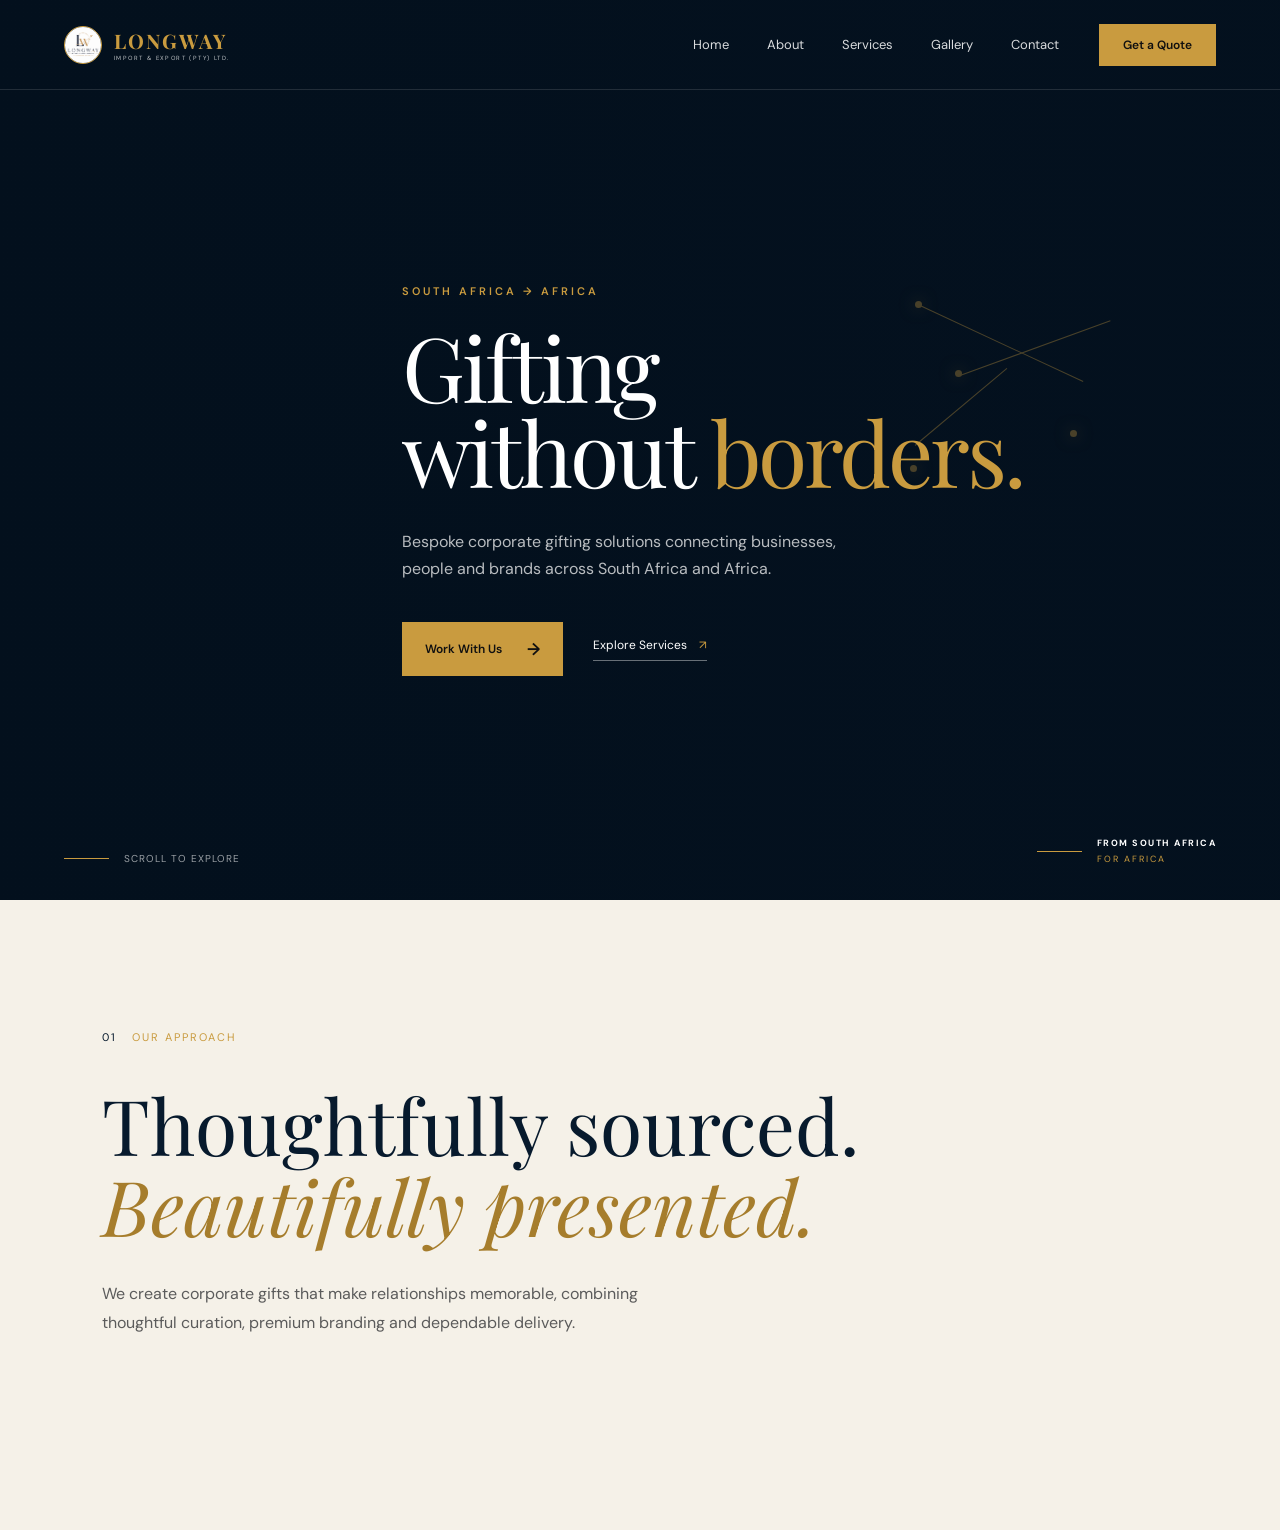
<file: index.html>
<!DOCTYPE html>
<html lang="en">
<head>
    <meta charset="UTF-8">
    <meta name="viewport" content="width=device-width, initial-scale=1.0">

    <title>Longway Import & Export</title>

    <link rel="preconnect" href="https://fonts.googleapis.com">
    <link rel="preconnect" href="https://fonts.gstatic.com" crossorigin>

    <link
        href="https://fonts.googleapis.com/css2?family=DM+Sans:wght@400;500;600&family=Playfair+Display:wght@400;500;600&display=swap"
        rel="stylesheet"
    >

    <link rel="stylesheet" href="style.css">
</head>

<body>

  <header class="navbar">

    <a href="index.html" class="logo">

        <div class="logo-mark">
            <img src="images/logo.png" alt="Longway Import & Export Logo Mark">
            
        </div>

        <div class="logo-text">
            <strong>LONGWAY</strong>
            <small>IMPORT & EXPORT (PTY) LTD.</small>
        </div>

    </a>


    <nav class="nav-links" id="navLinks">

        <a href="index.html">Home</a>

        <a href="about.html">About</a>

        <a href="services.html">Services</a>

        <a href="gallery.html">Gallery</a>

        <a href="contact.html">Contact</a>

        <a href="contact.html" class="mobile-quote">
            Get a Quote
            <span>→</span>
        </a>

    </nav>


    <a href="contact.html" class="quote-btn">
        Get a Quote
    </a>


    <button
        class="menu-btn"
        id="menuBtn"
        aria-label="Toggle navigation"
        aria-expanded="false"
    >
        <span></span>
        <span></span>
        <span></span>
    </button>

</header>


    <main>

        <section class="hero">

            <!-- Background image -->
            <video
                class="hero-video"
                autoplay
                muted
                loop
                playsinline
            >
                <source src="videos/longway-hero.mp4" type="video/mp4">
            </video>

            <!-- Dark overlay -->
            <div class="hero-overlay"></div>

            <!-- Decorative Africa network -->
            <div class="africa-network">

                <div class="network-line line-one"></div>
                <div class="network-line line-two"></div>
                <div class="network-line line-three"></div>

                <span class="network-dot dot-one"></span>
                <span class="network-dot dot-two"></span>
                <span class="network-dot dot-three"></span>
                <span class="network-dot dot-four"></span>

            </div>


            <div class="hero-content">

                <p class="eyebrow">
                    SOUTH AFRICA → AFRICA
                </p>

                <h1>
                    Gifting
                    <br>
                    without
                    <span>borders.</span>
                </h1>

                <p class="hero-description">
                    Bespoke corporate gifting solutions connecting
                    businesses, people and brands across South Africa
                    and Africa.
                </p>

                <div class="hero-actions">

                    <a href="#contact" class="primary-btn">
                        Work With Us
                        <span>→</span>
                    </a>

                    <a href="#services" class="secondary-btn">
                        Explore Services
                        <span>↗</span>
                    </a>

                </div>

            </div>


            <div class="hero-bottom">

                <div class="scroll-indicator">
                    <span class="scroll-line"></span>
                    <span>Scroll to explore</span>
                </div>

                <div class="hero-location">
                    <span class="location-line"></span>

                    <div>
                        <strong>FROM SOUTH AFRICA</strong>
                        <small>FOR AFRICA</small>
                    </div>
                </div>

            </div>

        </section>


        <section class="intro" id="services">

            <div class="section-label">
                <span>01</span>
                OUR APPROACH
            </div>

            <h2>
                Thoughtfully sourced.
                <br>
                <em>Beautifully presented.</em>
            </h2>

            <p>
                We create corporate gifts that make relationships
                memorable, combining thoughtful curation, premium
                branding and dependable delivery.
            </p>

        </section>

    </main>


    <script src="script.js"></script>

</body>
</html>
</file>
<file: style.css>
:root {
    --navy: #071a2d;
    --dark-navy: #04111f;
    --gold: #c99b3f;
    --light-gold: #e2bd68;
    --white: #ffffff;
    --muted-white: rgba(255, 255, 255, 0.72);
    --border: rgba(255, 255, 255, 0.18);
}

* {
    margin: 0;
    padding: 0;
    box-sizing: border-box;
}

html {
    scroll-behavior: smooth;
}

body {
    background: var(--dark-navy);
    color: var(--white);
    font-family: "DM Sans", sans-serif;
}

a {
    color: inherit;
    text-decoration: none;
}


/* =========================
   NAVIGATION
========================= */

.navbar {
    position: absolute;
    top: 0;
    left: 0;

    width: 100%;
    height: 90px;

    padding: 0 5vw;

    display: flex;
    align-items: center;
    justify-content: space-between;

    z-index: 10;

    border-bottom: 1px solid rgba(255, 255, 255, 0.12);
}


/* Logo */

.logo {
    display: flex;
    align-items: center;
    gap: 12px;
}

.logo-mark {
    width: 38px;
    height: 38px;

    border: 1px solid var(--gold);
    border-radius: 50%;

    display: grid;
    place-items: center;

    color: var(--gold);
    font-size: 20px;

    overflow: hidden;
}

.logo-mark img {
    width: 100%;
    height: 100%;

    object-fit: cover;
    object-position: center;

    display: block;
}

.logo-text {
    display: flex;
    flex-direction: column;
}

.logo-text strong {
    color: var(--gold);

    font-family: "Playfair Display", serif;
    font-size: 20px;
    letter-spacing: 2px;
}

.logo-text small {
    font-size: 6px;
    letter-spacing: 1.4px;
    color: rgba(255, 255, 255, 0.75);
}


/* Navigation */

.nav-links {
    display: flex;
    align-items: center;
    gap: 38px;

    margin-left: auto;
    margin-right: 40px;
}

.nav-links a {
    position: relative;

    font-size: 13px;
    color: rgba(255, 255, 255, 0.85);

    transition: color 0.3s ease;
}

.nav-links a::after {
    content: "";

    position: absolute;
    left: 0;
    bottom: -7px;

    width: 0;
    height: 1px;

    background: var(--gold);

    transition: width 0.3s ease;
}

.nav-links a:hover {
    color: var(--gold);
}

.nav-links a:hover::after {
    width: 100%;
}


/* Quote button */

.quote-btn {
    padding: 13px 24px;

    background: var(--gold);
    color: #101010;

    font-size: 12px;
    font-weight: 600;

    transition: background 0.3s ease,
                transform 0.3s ease;
}

.quote-btn:hover {
    background: var(--light-gold);
    transform: translateY(-2px);
}


/* Mobile menu */

.menu-btn {
    display: none;

    border: 0;
    background: transparent;

    cursor: pointer;
}

.menu-btn span {
    display: block;

    width: 25px;
    height: 1px;

    margin: 6px 0;

    background: white;
}


/* =========================
   HERO
========================= */

.hero {
    position: relative;

    min-height: 100vh;

    overflow: hidden;

    display: flex;
    align-items: center;
}


/* Background */

.hero-background {
    position: absolute;
    inset: 0;

    background-image: url("images/longway-hero.jpg");
    background-size: cover;
    background-position: center;

    transform: scale(1.05);

    animation: slowZoom 15s ease-in-out infinite alternate;
}

@keyframes slowZoom {
    from {
        transform: scale(1.05);
    }

    to {
        transform: scale(1.12);
    }
}


/* Dark cinematic overlay */

.hero-overlay {
    position: absolute;
    inset: 0;

    background:
        linear-gradient(
            90deg,
            rgba(3, 16, 29, 0.96) 0%,
            rgba(3, 16, 29, 0.80) 38%,
            rgba(3, 16, 29, 0.35) 72%,
            rgba(3, 16, 29, 0.58) 100%
        );

    z-index: 1;
}


/* =========================
   AFRICA NETWORK
========================= */

.africa-network {
    position: absolute;

    right: 7%;
    top: 25%;

    width: 320px;
    height: 320px;

    opacity: 0.35;

    z-index: 2;
}

.network-line {
    position: absolute;

    height: 1px;

    background: var(--gold);

    transform-origin: left center;
}

.line-one {
    width: 180px;

    top: 80px;
    left: 50px;

    transform: rotate(25deg);
}

.line-two {
    width: 160px;

    top: 150px;
    left: 90px;

    transform: rotate(-20deg);
}

.line-three {
    width: 120px;

    top: 220px;
    left: 45px;

    transform: rotate(-40deg);
}

.network-dot {
    position: absolute;

    width: 7px;
    height: 7px;

    border-radius: 50%;

    background: var(--gold);

    box-shadow: 0 0 15px rgba(201, 155, 63, 0.8);

    animation: pulse 3s ease-in-out infinite;
}

.dot-one {
    top: 76px;
    left: 45px;
}

.dot-two {
    top: 145px;
    left: 85px;
    animation-delay: 0.7s;
}

.dot-three {
    top: 205px;
    left: 200px;
    animation-delay: 1.2s;
}

.dot-four {
    top: 240px;
    left: 40px;
    animation-delay: 1.8s;
}

@keyframes pulse {
    0%, 100% {
        transform: scale(1);
        opacity: 0.5;
    }

    50% {
        transform: scale(1.8);
        opacity: 1;
    }
}


/* =========================
   HERO CONTENT
========================= */

.hero-content {
    position: relative;

    z-index: 3;

    width: 100%;
    max-width: 650px;

    margin-left: 8vw;

    padding-top: 60px;
}

.eyebrow {
    margin-bottom: 25px;

    color: var(--gold);

    font-size: 11px;
    font-weight: 600;

    letter-spacing: 3px;
}

.hero h1 {
    font-family: "Playfair Display", serif;

    font-size: clamp(58px, 7vw, 105px);
    font-weight: 400;

    line-height: 0.95;

    letter-spacing: -3px;

    margin-bottom: 35px;
}

.hero h1 span {
    color: var(--gold);
}

.hero-description {
    max-width: 470px;

    color: var(--muted-white);

    font-size: 16px;
    line-height: 1.7;

    margin-bottom: 40px;
}


/* =========================
   BUTTONS
========================= */

.hero-actions {
    display: flex;
    align-items: center;
    gap: 30px;
}

.primary-btn {
    display: inline-flex;
    align-items: center;
    gap: 25px;

    padding: 16px 23px;

    background: var(--gold);
    color: #101010;

    font-size: 12px;
    font-weight: 600;

    transition: transform 0.3s ease,
                background 0.3s ease;
}

.primary-btn:hover {
    background: var(--light-gold);
    transform: translateY(-3px);
}

.primary-btn span {
    font-size: 17px;
}

.secondary-btn {
    display: inline-flex;
    align-items: center;
    gap: 12px;

    color: white;

    font-size: 12px;

    border-bottom: 1px solid rgba(255, 255, 255, 0.4);

    padding-bottom: 7px;
}

.secondary-btn span {
    color: var(--gold);
}


/* =========================
   HERO BOTTOM
========================= */

.hero-bottom {
    position: absolute;

    left: 5vw;
    right: 5vw;
    bottom: 35px;

    z-index: 3;

    display: flex;
    align-items: flex-end;
    justify-content: space-between;
}


/* Scroll indicator */

.scroll-indicator {
    display: flex;
    align-items: center;
    gap: 15px;

    color: rgba(255, 255, 255, 0.6);

    font-size: 10px;
    letter-spacing: 1px;
    text-transform: uppercase;
}

.scroll-line {
    width: 45px;
    height: 1px;

    background: var(--gold);
}


/* Location */

.hero-location {
    display: flex;
    align-items: center;
    gap: 15px;
}

.location-line {
    width: 45px;
    height: 1px;

    background: var(--gold);
}

.hero-location div {
    display: flex;
    flex-direction: column;
}

.hero-location strong {
    font-size: 9px;
    letter-spacing: 1.5px;
}

.hero-location small {
    margin-top: 4px;

    color: var(--gold);

    font-size: 9px;
    letter-spacing: 2px;
}


/* =========================
   INTRO SECTION
========================= */

.intro {
    min-height: 70vh;

    padding: 130px 8vw;

    background: #f5f1e8;

    color: var(--navy);
}

.section-label {
    display: flex;
    gap: 15px;

    margin-bottom: 40px;

    color: var(--gold);

    font-size: 11px;
    letter-spacing: 2px;
}

.section-label span {
    color: var(--navy);
}

.intro h2 {
    max-width: 900px;

    font-family: "Playfair Display", serif;

    font-size: clamp(45px, 6vw, 85px);
    font-weight: 400;

    line-height: 1.05;
}

.intro h2 em {
    color: #a67d2c;
}

.intro p {
    max-width: 550px;

    margin-top: 35px;

    color: #5b5b5b;

    line-height: 1.8;
}


/* =========================
   RESPONSIVE
========================= */

@media (max-width: 900px) {

    .nav-links {
        display: none;
    }

    .quote-btn {
        display: none;
    }

    .menu-btn {
        display: block;
    }

    .hero-content {
        margin-left: 7vw;
        margin-right: 7vw;
    }

    .hero h1 {
        font-size: clamp(55px, 11vw, 90px);
    }

    .africa-network {
        right: -50px;
        opacity: 0.18;
    }
}


@media (max-width: 600px) {

    .navbar {
        height: 75px;

        padding: 0 6vw;
    }

    .logo-mark {
        width: 32px;
        height: 32px;
    }

    .logo-text strong {
        font-size: 17px;
    }

    .hero {
        min-height: 100svh;
    }

    .hero-video {
    position: absolute;
    inset: 0;

    width: 100%;
    height: 100%;

    object-fit: cover;
    object-position: center;

    z-index: 0;
}

    .hero-overlay {
    position: absolute;
    inset: 0;

    background:
        linear-gradient(
            90deg,
            rgba(3, 16, 29, 0.96) 0%,
            rgba(3, 16, 29, 0.80) 38%,
            rgba(3, 16, 29, 0.35) 72%,
            rgba(3, 16, 29, 0.58) 100%
        );

    z-index: 1;
}

    .hero-content {
        margin-left: 6vw;

        padding-right: 6vw;
        padding-top: 30px;
    }

    .eyebrow {
        font-size: 9px;
        letter-spacing: 2px;
    }

    .hero h1 {
        font-size: 56px;

        letter-spacing: -2px;
    }

    .hero-description {
        font-size: 14px;
    }

    .hero-actions {
        flex-direction: column;
        align-items: flex-start;
        gap: 20px;
    }

    .hero-bottom {
        left: 6vw;
        right: 6vw;
        bottom: 25px;
    }

    .scroll-indicator {
        display: none;
    }

    .hero-location {
        margin-left: auto;
    }

    .africa-network {
        right: -130px;
        top: 35%;
    }

    .intro {
        padding: 90px 7vw;
    }
}

/* =========================
   ACTIVE NAVIGATION
========================= */

.nav-links a.active {
    color: var(--gold);
}

.nav-links a.active::after {
    width: 100%;
}


/* =========================
   PAGE HERO
========================= */

.page-hero {
    position: relative;

    min-height: 72vh;

    display: flex;
    align-items: flex-end;

    overflow: hidden;
}

.page-hero-image {
    position: absolute;
    inset: 0;

    background-size: cover;
    background-position: center;

    transform: scale(1.03);

    transition: transform 1s ease;
}

.page-hero:hover .page-hero-image {
    transform: scale(1.07);
}

.about-hero {
    background-image: url("images/about.jpg");
}

.services-hero {
    background-image: url("images/service-gifts.jpg");
}

.gallery-hero {
    background-image: url("images/gallery-1.jpg");
}

.page-hero-overlay {
    position: absolute;
    inset: 0;

    background:
        linear-gradient(
            0deg,
            rgba(3, 16, 29, 0.95),
            rgba(3, 16, 29, 0.2)
        );
}

.page-hero-content {
    position: relative;

    z-index: 2;

    max-width: 800px;

    margin: 0 8vw 90px;
}

.page-hero-content h1 {
    font-family: "Playfair Display", serif;

    font-size: clamp(55px, 7vw, 100px);
    font-weight: 400;

    line-height: 0.95;

    letter-spacing: -3px;

    margin-bottom: 30px;
}

.page-hero-content h1 span,
.page-hero-content h1 em {
    color: var(--gold);
    font-style: normal;
}

.page-hero-content > p:last-child {
    max-width: 500px;

    color: var(--muted-white);

    line-height: 1.7;
}


/* =========================
   STORY
========================= */

.story-section {
    padding: 140px 8vw;

    background: #f5f1e8;

    color: var(--navy);
}

.story-grid {
    display: grid;
    grid-template-columns: 1fr 1fr;

    gap: 100px;

    margin-top: 40px;
}

.story-grid h2 {
    font-family: "Playfair Display", serif;

    font-size: clamp(45px, 5vw, 75px);
    font-weight: 400;

    line-height: 1;
}

.story-grid h2 em {
    color: #a67d2c;
}

.story-copy {
    max-width: 550px;
}

.story-copy p {
    margin-bottom: 25px;

    color: #555;

    line-height: 1.8;
}


/* =========================
   MISSION
========================= */

.mission-section {
    min-height: 650px;

    display: grid;
    grid-template-columns: 1fr 1fr;

    background: var(--navy);
}

.mission-image {
    min-height: 600px;

    background:
        url("images/about.jpg")
        center / cover no-repeat;
}

.mission-content {
    display: flex;
    flex-direction: column;
    justify-content: center;

    padding: 80px;
}

.mission-content h2 {
    max-width: 550px;

    font-family: "Playfair Display", serif;

    font-size: clamp(45px, 5vw, 75px);
    font-weight: 400;

    line-height: 1;

    margin-bottom: 30px;
}

.mission-content h2 em {
    color: var(--gold);
}

.mission-content > p:last-child {
    max-width: 500px;

    color: var(--muted-white);

    line-height: 1.8;
}


/* =========================
   VALUES
========================= */

.values-section {
    padding: 130px 8vw;

    background: #f5f1e8;

    color: var(--navy);
}

.values-grid {
    display: grid;
    grid-template-columns: repeat(3, 1fr);

    gap: 25px;

    margin-top: 60px;
}

.value-card {
    padding: 45px;

    border: 1px solid rgba(7, 26, 45, 0.15);

    min-height: 280px;

    transition: transform 0.3s ease,
                background 0.3s ease;
}

.value-card:hover {
    transform: translateY(-8px);

    background: white;
}

.value-card span {
    color: var(--gold);

    font-size: 11px;
    letter-spacing: 2px;
}

.value-card h3 {
    margin: 60px 0 15px;

    font-family: "Playfair Display", serif;

    font-size: 32px;

    font-weight: 400;
}

.value-card p {
    color: #666;

    line-height: 1.7;
}


/* =========================
   DIRECTOR
========================= */

.director-section {
    display: grid;
    grid-template-columns: 1fr 1fr;

    min-height: 650px;

    background: var(--dark-navy);
}

.director-image {
    background:
        url("images/director.jpg")
        center / cover no-repeat;
}

.director-content {
    display: flex;
    flex-direction: column;
    justify-content: center;

    padding: 80px;
}

.director-content h2 {
    font-family: "Playfair Display", serif;

    font-size: 55px;
    font-weight: 400;

    margin-bottom: 5px;
}

.director-role {
    color: var(--gold);

    margin-bottom: 30px;
}

.director-content > p:not(.eyebrow):not(.director-role):not(.placeholder) {
    max-width: 500px;

    color: var(--muted-white);

    line-height: 1.8;
}

.placeholder {
    margin-top: 30px;

    color: rgba(255, 255, 255, 0.35);

    font-size: 12px;
}


/* =========================
   DARK CTA
========================= */

.dark-cta {
    padding: 150px 8vw;

    text-align: center;

    background: var(--navy);
}

.dark-cta h2 {
    max-width: 850px;

    margin: 20px auto 45px;

    font-family: "Playfair Display", serif;

    font-size: clamp(50px, 6vw, 85px);
    font-weight: 400;

    line-height: 1;
}

.dark-cta h2 em {
    color: var(--gold);

    font-style: normal;
}


/* =========================
   SERVICES
========================= */

.services-intro {
    padding: 130px 8vw;

    background: #f5f1e8;

    color: var(--navy);
}

.services-intro h2 {
    margin-top: 40px;

    font-family: "Playfair Display", serif;

    font-size: clamp(50px, 6vw, 85px);
    font-weight: 400;

    line-height: 1;
}

.services-intro h2 em {
    color: #a67d2c;

    font-style: normal;
}

.service-block {
    display: grid;
    grid-template-columns: 1fr 1fr;

    min-height: 650px;
}

.service-block.reverse .service-image {
    order: 2;
}

.service-block.reverse .service-content {
    order: 1;
}

.service-image {
    background-size: cover;
    background-position: center;
}

.service-one {
    background-image: url("images/service-gifts.jpg");
}

.service-two {
    background-image: url("images/service-ideas.jpg");
}

.service-three {
    background-image: url("images/service-branding.jpg");
}

.service-four {
    background-image: url("images/service-delivery.jpg");
}

.service-content {
    display: flex;
    flex-direction: column;
    justify-content: center;

    padding: 80px;

    background: var(--navy);
}

.service-block:nth-of-type(odd) .service-content {
    background: #f5f1e8;
    color: var(--navy);
}

.service-number {
    color: var(--gold);

    font-size: 12px;
    letter-spacing: 2px;
}

.service-content h2 {
    max-width: 500px;

    margin: 25px 0;

    font-family: "Playfair Display", serif;

    font-size: clamp(45px, 5vw, 70px);
    font-weight: 400;

    line-height: 1;
}

.service-content h2 em {
    display: block;

    color: var(--gold);

    font-style: normal;
}

.service-content p {
    max-width: 500px;

    color: var(--muted-white);

    line-height: 1.8;
}

.service-block:nth-of-type(odd) .service-content p {
    color: #555;
}

.service-content ul {
    display: grid;
    grid-template-columns: 1fr 1fr;

    max-width: 500px;

    gap: 12px;

    margin-top: 35px;

    padding: 0;

    list-style: none;
}

.service-content li {
    font-size: 12px;

    padding-top: 12px;

    border-top: 1px solid rgba(255, 255, 255, 0.2);
}

.service-block:nth-of-type(odd) li {
    border-color: rgba(7, 26, 45, 0.15);
}


/* =========================
   GALLERY
========================= */

.gallery-section {
    padding: 130px 8vw;

    background: #f5f1e8;

    color: var(--navy);
}

.gallery-header {
    display: flex;
    justify-content: space-between;
    align-items: flex-end;

    gap: 50px;

    margin-bottom: 60px;
}

.gallery-header h2 {
    margin-top: 35px;

    font-family: "Playfair Display", serif;

    font-size: clamp(50px, 6vw, 85px);
    font-weight: 400;

    line-height: 0.95;
}

.gallery-header h2 em {
    color: #a67d2c;

    font-style: normal;
}

.gallery-header > p {
    max-width: 300px;

    color: #666;

    font-size: 13px;
    line-height: 1.7;
}

.gallery-filters {
    display: flex;

    gap: 25px;

    margin-bottom: 40px;

    border-bottom: 1px solid rgba(7, 26, 45, 0.15);

    padding-bottom: 20px;
}

.filter-btn {
    border: 0;

    background: transparent;

    color: #777;

    font-family: inherit;

    font-size: 12px;

    cursor: pointer;
}

.filter-btn.active {
    color: var(--navy);
    font-weight: 600;
}

.gallery-grid {
    display: grid;

    grid-template-columns: repeat(3, 1fr);

    gap: 18px;
}

.gallery-item {
    height: 380px;

    overflow: hidden;

    cursor: pointer;
}

.gallery-item.large {
    grid-row: span 2;

    height: 778px;
}

.gallery-item img {
    width: 100%;
    height: 100%;

    object-fit: cover;

    transition: transform 0.6s ease;
}

.gallery-item:hover img {
    transform: scale(1.05);
}

.gallery-item.hidden {
    display: none;
}


/* =========================
   CONTACT
========================= */

.contact-hero {
    min-height: 70vh;

    display: flex;
    align-items: center;

    padding: 120px 8vw;

    background:
        linear-gradient(
            90deg,
            rgba(3, 16, 29, 0.98),
            rgba(3, 16, 29, 0.78)
        ),
        url("images/contact.jpg")
        center / cover;
}

.contact-hero-content {
    max-width: 800px;
}

.contact-hero h1 {
    margin: 25px 0 30px;

    font-family: "Playfair Display", serif;

    font-size: clamp(60px, 8vw, 110px);
    font-weight: 400;

    line-height: 0.9;
}

.contact-hero h1 em {
    color: var(--gold);

    font-style: normal;
}

.contact-hero-content > p:last-child {
    max-width: 500px;

    color: var(--muted-white);

    line-height: 1.8;
}

.contact-section {
    display: grid;

    grid-template-columns: 0.8fr 1.2fr;

    gap: 100px;

    padding: 130px 8vw;

    background: #f5f1e8;

    color: var(--navy);
}

.contact-details h2 {
    margin: 40px 0 25px;

    font-family: "Playfair Display", serif;

    font-size: clamp(50px, 5vw, 75px);

    font-weight: 400;

    line-height: 1;
}

.contact-details h2 em {
    display: block;

    color: #a67d2c;

    font-style: normal;
}

.contact-details > p {
    max-width: 450px;

    color: #666;

    line-height: 1.8;
}

.contact-info {
    margin-top: 60px;
}

.contact-info > div {
    margin-bottom: 35px;
}

.contact-info span {
    display: block;

    margin-bottom: 10px;

    color: var(--gold);

    font-size: 10px;
    font-weight: 600;

    letter-spacing: 2px;
}

.contact-info a,
.contact-info p {
    display: block;

    margin-bottom: 5px;

    color: var(--navy);

    font-size: 14px;
}

.contact-form-wrapper {
    padding: 50px;

    background: white;
}

.contact-form {
    display: flex;
    flex-direction: column;

    gap: 30px;
}

.form-row {
    display: grid;

    grid-template-columns: 1fr 1fr;

    gap: 25px;
}

.form-group {
    display: flex;
    flex-direction: column;

    gap: 10px;
}

.form-group label {
    font-size: 11px;
    font-weight: 600;

    letter-spacing: 1px;
}

.form-group input,
.form-group textarea {
    width: 100%;

    padding: 15px 0;

    border: 0;
    border-bottom: 1px solid #ccc;

    outline: none;

    background: transparent;

    font-family: inherit;
    font-size: 14px;

    resize: vertical;
}

.form-group input:focus,
.form-group textarea:focus {
    border-color: var(--gold);
}

.submit-btn {
    display: flex;
    align-items: center;
    justify-content: space-between;

    width: 100%;

    padding: 18px 22px;

    border: 0;

    background: var(--gold);

    color: #111;

    font-family: inherit;

    font-weight: 600;

    cursor: pointer;

    transition: background 0.3s ease;
}

.submit-btn:hover {
    background: var(--light-gold);
}

.submit-btn span {
    font-size: 18px;
}

.honeypot {
    position: absolute;

    left: -9999px;

    opacity: 0;
}

.form-message {
    font-size: 13px;
}


/* =========================
   MAP
========================= */

.map-section {
    height: 450px;
}

.map-section iframe {
    width: 100%;
    height: 100%;

    border: 0;

    filter: grayscale(100%);
}


/* =========================
   FOOTER
========================= */

.footer {
    position: relative;

    display: grid;

    grid-template-columns: 1.5fr 1fr 1fr;

    gap: 60px;

    padding: 80px 8vw 35px;

    background: var(--dark-navy);

    color: white;
}

.footer-brand strong {
    color: var(--gold);

    font-family: "Playfair Display", serif;

    font-size: 30px;

    letter-spacing: 2px;
}

.footer-brand p {
    max-width: 220px;

    margin-top: 15px;

    color: var(--muted-white);

    font-size: 13px;

    line-height: 1.7;
}

.footer-links {
    display: flex;
    flex-direction: column;

    gap: 15px;
}

.footer-links a {
    color: rgba(255, 255, 255, 0.65);

    font-size: 13px;
}

.footer-links a:hover {
    color: var(--gold);
}

.footer-contact p,
.footer-contact a {
    display: block;

    margin-bottom: 7px;

    color: rgba(255, 255, 255, 0.65);

    font-size: 13px;
}

.footer-contact a {
    color: var(--gold);
}

.footer-bottom {
    grid-column: 1 / -1;

    margin-top: 40px;

    padding-top: 25px;

    border-top: 1px solid rgba(255, 255, 255, 0.1);

    color: rgba(255, 255, 255, 0.4);

    font-size: 10px;
}


/* =========================================================
   MOBILE NAVIGATION
   ========================================================= */

.mobile-quote {
    display: none;
}

.menu-btn {
    display: none;

    width: 42px;
    height: 42px;

    padding: 8px;

    border: none;

    background: transparent;

    flex-direction: column;
    justify-content: center;

    gap: 6px;

    z-index: 50;
}

.menu-btn span {
    display: block;

    width: 26px;
    height: 1.5px;

    background: #ffffff;

    transition:
        transform 0.3s ease,
        opacity 0.3s ease;
}

/* =========================================================
   FULL MOBILE RESPONSIVENESS
   Longway Import & Export
   ========================================================= */

@media (max-width: 768px) {

    /* -----------------------------------------------------
       GLOBAL
       ----------------------------------------------------- */

    html,
    body {
        width: 100%;
        overflow-x: hidden;
    }

    body {
        font-size: 14px;
    }

    img,
    video {
        max-width: 100%;
    }


    /* -----------------------------------------------------
       NAVIGATION
       ----------------------------------------------------- */

    .navbar {
        position: absolute;
        top: 0;
        left: 0;

        width: 100%;
        height: 76px;

        padding: 0 24px;

        display: flex;
        align-items: center;

        background: rgba(4, 17, 31, 0.75);

        backdrop-filter: blur(14px);

        border-bottom: 1px solid rgba(255, 255, 255, 0.12);

        z-index: 100;
    }

    .navbar.scrolled {
        position: fixed;
        background: rgba(4, 17, 31, 0.96);
    }


    /* Logo */

    .logo {
        gap: 9px;
    }

    .logo-mark {
        width: 34px;
        height: 34px;

        font-size: 15px;
    }

    .logo-text strong {
        font-size: 17px;
        letter-spacing: 1.8px;
    }

    .logo-text small {
        font-size: 5px;
        letter-spacing: 1px;
    }


    /* Desktop quote button */

    .navbar > .quote-btn {
        display: none;
    }


    /* Hamburger */

    .menu-btn {
        display: flex;

        width: 42px;
        height: 42px;

        margin-left: auto;
        padding: 8px;

        border: 0;

        background: transparent;

        flex-direction: column;
        justify-content: center;

        gap: 6px;

        z-index: 110;
    }

    .menu-btn span {
        display: block;

        width: 26px;
        height: 1.5px;

        background: #ffffff;

        transition:
            transform 0.3s ease,
            opacity 0.3s ease;
    }


    /* Hamburger → X */

    .menu-btn.active span:nth-child(1) {
        transform: translateY(7.5px) rotate(45deg);
    }

    .menu-btn.active span:nth-child(2) {
        opacity: 0;
    }

    .menu-btn.active span:nth-child(3) {
        transform: translateY(-7.5px) rotate(-45deg);
    }


    /* Mobile dropdown */

    .nav-links {
        position: absolute;

        top: 76px;
        left: 0;

        width: 100%;

        padding: 8px 24px 25px;

        display: flex;
        flex-direction: column;

        gap: 0;

        background: rgba(4, 17, 31, 0.98);

        backdrop-filter: blur(20px);

        border-bottom: 1px solid rgba(201, 155, 63, 0.25);

        opacity: 0;
        visibility: hidden;
        pointer-events: none;

        transform: translateY(-15px);

        transition:
            opacity 0.3s ease,
            visibility 0.3s ease,
            transform 0.3s ease;

        z-index: 105;
    }

    .nav-links.mobile-open {
        opacity: 1;

        visibility: visible;

        pointer-events: auto;

        transform: translateY(0);
    }

    .nav-links a {
        width: 100%;

        padding: 17px 4px;

        border-bottom: 1px solid rgba(255, 255, 255, 0.08);

        color: rgba(255, 255, 255, 0.9);

        font-size: 14px;
    }

    .nav-links a::after {
        display: none;
    }

    .nav-links a:hover,
    .nav-links a.active {
        color: var(--gold);
    }

    .nav-links .mobile-quote {
        display: flex;

        align-items: center;
        justify-content: space-between;

        margin-top: 12px;

        padding: 16px 18px;

        border: none;

        background: var(--gold);

        color: #111;

        font-weight: 600;
    }


    /* -----------------------------------------------------
       HOME HERO
       ----------------------------------------------------- */

    .hero {
        min-height: 100svh;

        width: 100%;

        display: flex;
        align-items: center;
    }

    .hero-video {
        position: absolute;

        width: 100%;
        height: 100%;

        object-fit: cover;

        object-position: center;
    }

    .hero-overlay {
        background:
            linear-gradient(
                180deg,
                rgba(3, 16, 29, 0.70) 0%,
                rgba(3, 16, 29, 0.48) 32%,
                rgba(3, 16, 29, 0.92) 100%
            );
    }

    .hero-content {
        width: 100%;
        max-width: none;

        margin: 0;

        padding: 125px 24px 130px;
    }

    .hero h1 {
        max-width: 600px;

        margin-bottom: 28px;

        font-size: clamp(52px, 15vw, 76px);

        line-height: 0.91;

        letter-spacing: -2.5px;
    }

    .hero-description {
        max-width: 500px;

        margin-bottom: 32px;

        font-size: 14px;

        line-height: 1.75;
    }

    .hero-actions {
        flex-direction: column;

        align-items: flex-start;

        gap: 22px;
    }

    .primary-btn {
        min-width: 210px;

        justify-content: space-between;
    }

    .hero-bottom {
        left: 24px;
        right: 24px;

        bottom: 25px;
    }

    .scroll-indicator {
        display: none;
    }

    .hero-location {
        margin-left: auto;
    }

    .africa-network {
        right: -150px;

        top: 38%;

        opacity: 0.10;
    }


    /* -----------------------------------------------------
       HOME INTRO
       ----------------------------------------------------- */

    .intro {
        min-height: auto;

        padding: 90px 24px;
    }

    .intro h2 {
        font-size: clamp(42px, 12vw, 60px);

        line-height: 1.02;
    }

    .intro p {
        margin-top: 28px;

        font-size: 14px;

        line-height: 1.8;
    }


    /* -----------------------------------------------------
       PAGE HERO
       ABOUT / SERVICES / GALLERY
       ----------------------------------------------------- */

    .page-hero {
        min-height: 72svh;

        width: 100%;

        display: flex;
        align-items: flex-end;
    }

    .page-hero-image {
        background-position: center;
    }

    .page-hero-content {
        width: 100%;

        margin: 0;

        padding: 0 24px 65px;
    }

    .page-hero-content h1 {
        margin-bottom: 24px;

        font-size: clamp(52px, 14vw, 70px);

        line-height: 0.92;

        letter-spacing: -2px;
    }

    .page-hero-content > p:last-child {
        max-width: 470px;

        font-size: 14px;

        line-height: 1.7;
    }


    /* -----------------------------------------------------
       ABOUT PAGE
       ----------------------------------------------------- */

    .story-section {
        padding: 90px 24px;
    }

    .story-grid {
        grid-template-columns: 1fr;

        gap: 45px;

        margin-top: 20px;
    }

    .story-grid h2 {
        font-size: clamp(45px, 12vw, 62px);

        line-height: 0.98;
    }

    .story-copy {
        max-width: none;
    }

    .story-copy p {
        font-size: 14px;

        line-height: 1.8;
    }


    /* Mission */

    .mission-section {
        grid-template-columns: 1fr;
    }

    .mission-image {
        min-height: 400px;

        order: 1;
    }

    .mission-content {
        order: 2;

        padding: 75px 24px;
    }

    .mission-content h2 {
        font-size: clamp(45px, 12vw, 65px);

        line-height: 0.98;
    }

    .mission-content > p:last-child {
        font-size: 14px;

        line-height: 1.8;
    }


    /* Values */

    .values-section {
        padding: 90px 24px;
    }

    .values-grid {
        grid-template-columns: 1fr;

        gap: 15px;

        margin-top: 45px;
    }

    .value-card {
        min-height: auto;

        padding: 32px;
    }

    .value-card h3 {
        margin-top: 40px;

        font-size: 30px;
    }


    /* Director */

    .director-section {
        grid-template-columns: 1fr;
    }

    .director-image {
        min-height: 420px;
    }

    .director-content {
        padding: 75px 24px;
    }

    .director-content h2 {
        font-size: 46px;
    }


    /* -----------------------------------------------------
       SERVICES PAGE
       ----------------------------------------------------- */

    .services-intro {
        padding: 90px 24px;
    }

    .services-intro h2 {
        margin-top: 30px;

        font-size: clamp(45px, 12vw, 65px);

        line-height: 0.98;
    }


    /* Service sections */

    .service-block,
    .service-block.reverse {
        grid-template-columns: 1fr;

        display: grid;
    }

    .service-block .service-image,
    .service-block.reverse .service-image {
        order: 1;

        min-height: 400px;
    }

    .service-block .service-content,
    .service-block.reverse .service-content {
        order: 2;

        padding: 75px 24px;
    }

    .service-number {
        margin-bottom: 5px;
    }

    .service-content h2 {
        margin: 22px 0;

        font-size: clamp(43px, 11vw, 60px);

        line-height: 0.98;
    }

    .service-content p {
        font-size: 14px;

        line-height: 1.8;
    }

    .service-content ul {
        grid-template-columns: 1fr;

        gap: 0;

        margin-top: 30px;
    }

    .service-content li {
        padding: 14px 0;
    }


    /* -----------------------------------------------------
       GALLERY PAGE
       ----------------------------------------------------- */

    .gallery-section {
        padding: 90px 24px;
    }

    .gallery-header {
        flex-direction: column;

        align-items: flex-start;

        gap: 25px;

        margin-bottom: 40px;
    }

    .gallery-header h2 {
        margin-top: 25px;

        font-size: clamp(45px, 12vw, 65px);

        line-height: 0.95;
    }

    .gallery-header > p {
        max-width: 500px;

        font-size: 14px;
    }


    /* Filters become horizontally scrollable */

    .gallery-filters {
        width: 100%;

        display: flex;

        gap: 20px;

        margin-bottom: 30px;

        padding-bottom: 15px;

        overflow-x: auto;

        scrollbar-width: none;
    }

    .gallery-filters::-webkit-scrollbar {
        display: none;
    }

    .filter-btn {
        flex: 0 0 auto;

        white-space: nowrap;

        padding: 5px 0;
    }


    /* Gallery */

    .gallery-grid {
        grid-template-columns: 1fr;

        gap: 12px;
    }

    .gallery-item,
    .gallery-item.large {
        width: 100%;

        height: 420px;

        grid-row: auto;
    }

    .gallery-item img {
        width: 100%;
        height: 100%;

        object-fit: cover;
    }


    /* -----------------------------------------------------
       CONTACT PAGE
       ----------------------------------------------------- */

    .contact-hero {
        min-height: 72svh;

        padding: 120px 24px 75px;

        display: flex;
        align-items: flex-end;
    }

    .contact-hero h1 {
        margin: 25px 0;

        font-size: clamp(55px, 14vw, 75px);

        line-height: 0.9;

        letter-spacing: -2px;
    }

    .contact-hero-content > p:last-child {
        font-size: 14px;

        line-height: 1.75;
    }


    /* Contact section */

    .contact-section {
        grid-template-columns: 1fr;

        gap: 60px;

        padding: 90px 24px;
    }

    .contact-details h2 {
        margin-top: 30px;

        font-size: clamp(45px, 12vw, 65px);

        line-height: 0.98;
    }

    .contact-details > p {
        font-size: 14px;

        line-height: 1.8;
    }

    .contact-info {
        margin-top: 45px;
    }

    .contact-info > div {
        margin-bottom: 28px;
    }


    /* Contact form */

    .contact-form-wrapper {
        width: 100%;

        padding: 30px 24px;
    }

    .contact-form {
        gap: 25px;
    }

    .form-row {
        grid-template-columns: 1fr;

        gap: 25px;
    }

    .form-group input,
    .form-group textarea {
        font-size: 16px;
    }

    .submit-btn {
        padding: 18px;
    }


    /* Map */

    .map-section {
        width: 100%;

        height: 350px;
    }


    /* -----------------------------------------------------
       CTA
       ----------------------------------------------------- */

    .dark-cta {
        padding: 100px 24px;
    }

    .dark-cta h2 {
        font-size: clamp(45px, 12vw, 65px);

        line-height: 0.98;
    }


    /* -----------------------------------------------------
       FOOTER
       ----------------------------------------------------- */

    .footer {
        grid-template-columns: 1fr;

        gap: 40px;

        padding: 70px 24px 30px;
    }

    .footer-brand p {
        max-width: 300px;
    }

    .footer-bottom {
        grid-column: auto;

        margin-top: 20px;
    }
}


/* =========================================================
   SMALL PHONES
   ========================================================= */

@media (max-width: 400px) {

    .navbar {
        padding: 0 18px;
    }

    .hero-content {
        padding-left: 20px;
        padding-right: 20px;
    }

    .hero h1 {
        font-size: 50px;
    }

    .hero-description {
        font-size: 13px;
    }

    .page-hero-content {
        padding-left: 20px;
        padding-right: 20px;
    }

    .page-hero-content h1 {
        font-size: 50px;
    }

    .story-section,
    .values-section,
    .gallery-section,
    .services-intro,
    .contact-section {
        padding-left: 20px;
        padding-right: 20px;
    }

    .mission-content,
    .director-content,
    .service-block .service-content,
    .service-block.reverse .service-content {
        padding-left: 20px;
        padding-right: 20px;
    }

    .contact-form-wrapper {
        padding: 25px 20px;
    }

    .gallery-item,
    .gallery-item.large {
        height: 350px;
    }
}


/* =========================================================
   LANDSCAPE PHONES
   ========================================================= */

@media (max-width: 900px) and (orientation: landscape) {

    .hero {
        min-height: 650px;
    }

    .hero-content {
        padding-top: 120px;
        padding-bottom: 100px;
    }

    .page-hero {
        min-height: 600px;
    }

    .contact-hero {
        min-height: 600px;
    }
}


/* =========================================================
   TOUCH DEVICES
   ========================================================= */

@media (hover: none) {

    .gallery-item:hover img {
        transform: none;
    }

    .page-hero:hover .page-hero-image {
        transform: scale(1.03);
    }
}
</file>
